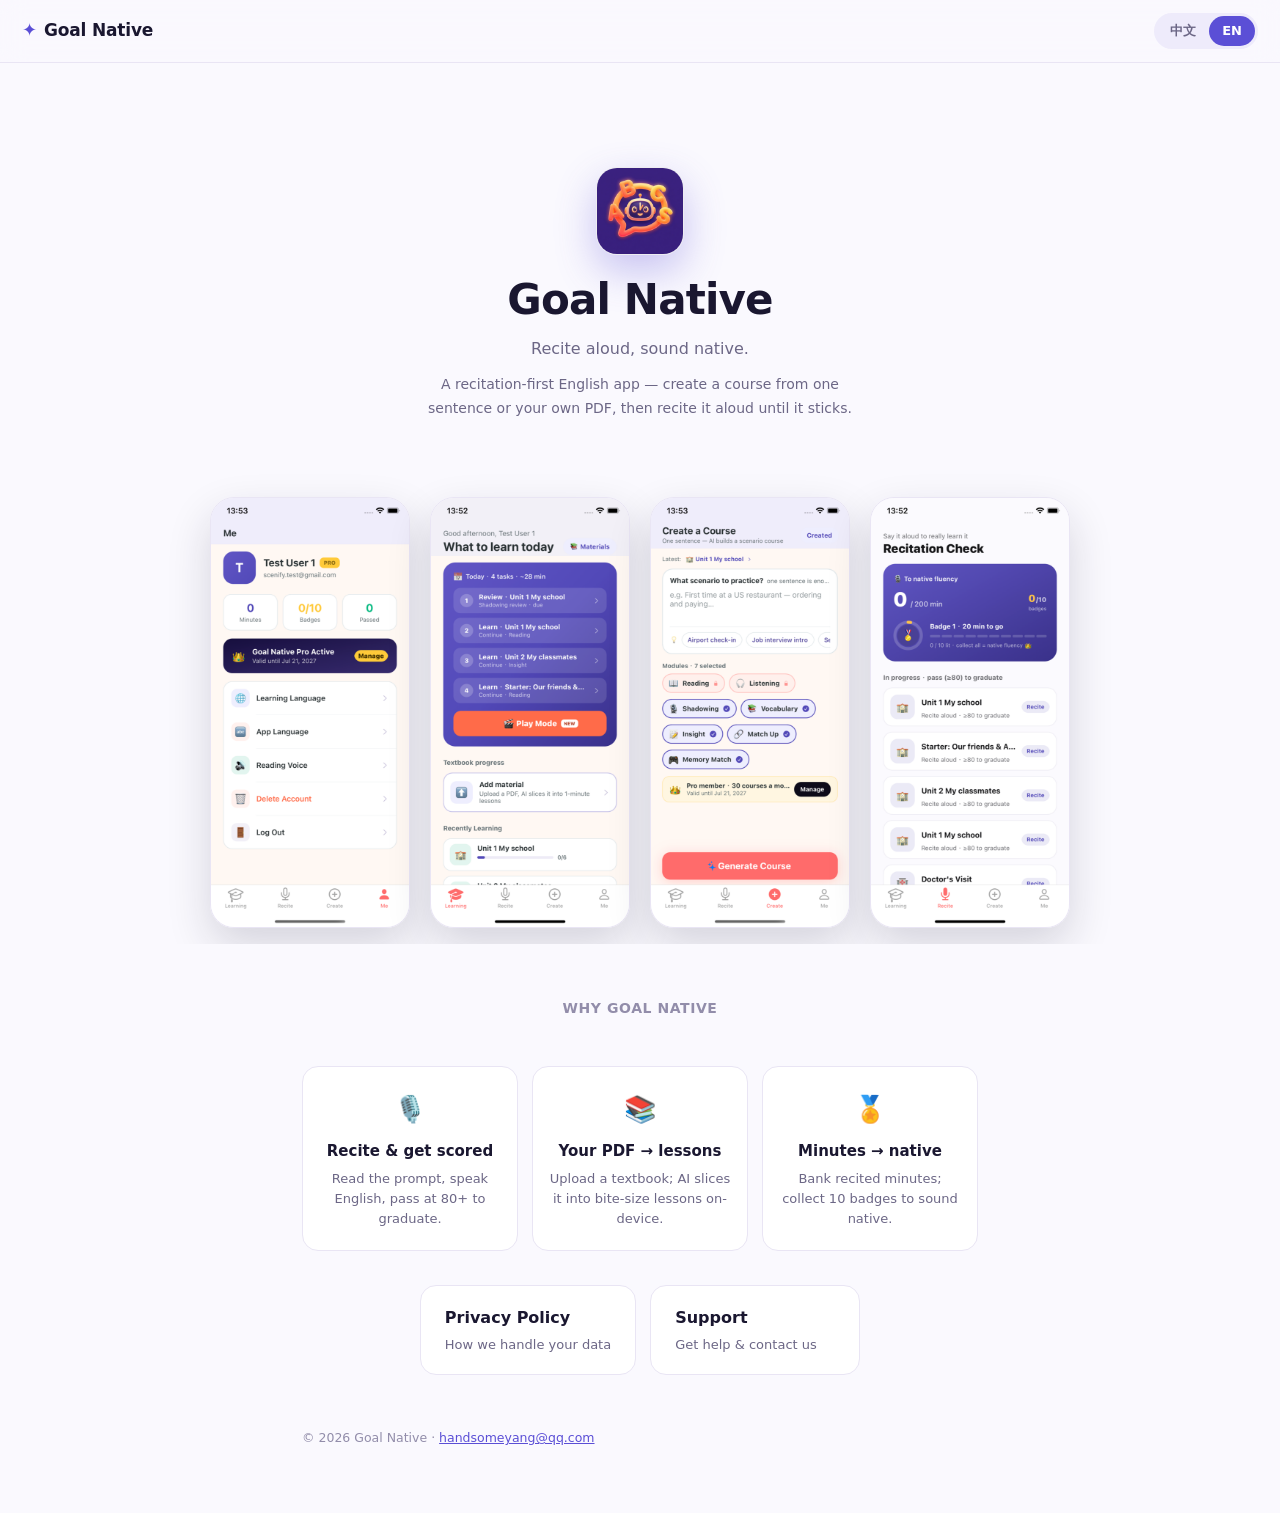
<file: index.html>
<!doctype html>
<html lang="en">
<head>
<meta charset="utf-8">
<meta name="viewport" content="width=device-width, initial-scale=1">
<title>Goal Native — Recite aloud, sound native</title>
<link rel="icon" href="icon.png">
<link rel="stylesheet" href="style.css?v=5">
<script>(function(){var s;try{s=localStorage.getItem('gn_lang');}catch(e){}var l=s||((navigator.language||'').toLowerCase().indexOf('zh')===0?'zh':'en');document.documentElement.className='lang-'+l;})();</script>
</head>
<body>
<header class="nav">
  <a class="brand" href="index.html"><span class="mark">✦</span> Goal Native</a>
  <div class="langtoggle"><button data-lang="zh">中文</button><button data-lang="en">EN</button></div>
</header>

<main class="wrap">
  <section class="hero">
    <img class="appicon" src="icon.png" alt="Goal Native">
    <h1>Goal Native</h1>
    <div class="tag"><span class="en">Recite aloud, sound native.</span><span class="zh">开口背,像母语者一样说。</span></div>
    <p class="tag" style="max-width:52ch;margin-left:auto;margin-right:auto;font-size:14px">
      <span class="en">A recitation-first English app — create a course from one sentence or your own PDF, then recite it aloud until it sticks.</span>
      <span class="zh">以「背诵」为核心的英语 App —— 一句话或一份 PDF 造一门课,开口背到真正记住。</span>
    </p>
  </section>

  <section class="shots">
    <img class="shot" src="shot1.png" alt="">
    <img class="shot" src="shot2.png" alt="">
    <img class="shot" src="shot3.png" alt="">
    <img class="shot" src="shot4.png" alt="">
  </section>

  <div class="section-title"><span class="en">Why Goal Native</span><span class="zh">为什么用 Goal Native</span></div>
  <section class="features">
    <div class="feature">
      <div class="fi">🎙️</div>
      <div class="ft"><span class="en">Recite &amp; get scored</span><span class="zh">开口背 · 即时打分</span></div>
      <div class="fd"><span class="en">Read the prompt, speak English, pass at 80+ to graduate.</span><span class="zh">看提示开口背英文,≥80 分过关毕业。</span></div>
    </div>
    <div class="feature">
      <div class="fi">📚</div>
      <div class="ft"><span class="en">Your PDF → lessons</span><span class="zh">教材 → 一课课</span></div>
      <div class="fd"><span class="en">Upload a textbook; AI slices it into bite-size lessons on-device.</span><span class="zh">上传 PDF,端上识别、AI 切成一分钟一课。</span></div>
    </div>
    <div class="feature">
      <div class="fi">🏅</div>
      <div class="ft"><span class="en">Minutes → native</span><span class="zh">累计分钟 → 母语</span></div>
      <div class="fd"><span class="en">Bank recited minutes; collect 10 badges to sound native.</span><span class="zh">累计背过的分钟,集满 10 枚徽章 = 复刻母语。</span></div>
    </div>
  </section>

  <div class="linkrow">
    <a class="bigbtn" href="privacy.html">
      <div class="t"><span class="en">Privacy Policy</span><span class="zh">隐私政策</span></div>
      <div class="d"><span class="en">How we handle your data</span><span class="zh">我们如何处理你的数据</span></div>
    </a>
    <a class="bigbtn" href="support.html">
      <div class="t"><span class="en">Support</span><span class="zh">支持与帮助</span></div>
      <div class="d"><span class="en">Get help &amp; contact us</span><span class="zh">获取帮助 · 联系我们</span></div>
    </a>
  </div>
</main>

<footer>© 2026 Goal Native · <a href="mailto:handsomeyang@qq.com">handsomeyang@qq.com</a></footer>
<script src="lang.js"></script>
</body>
</html>
</file>
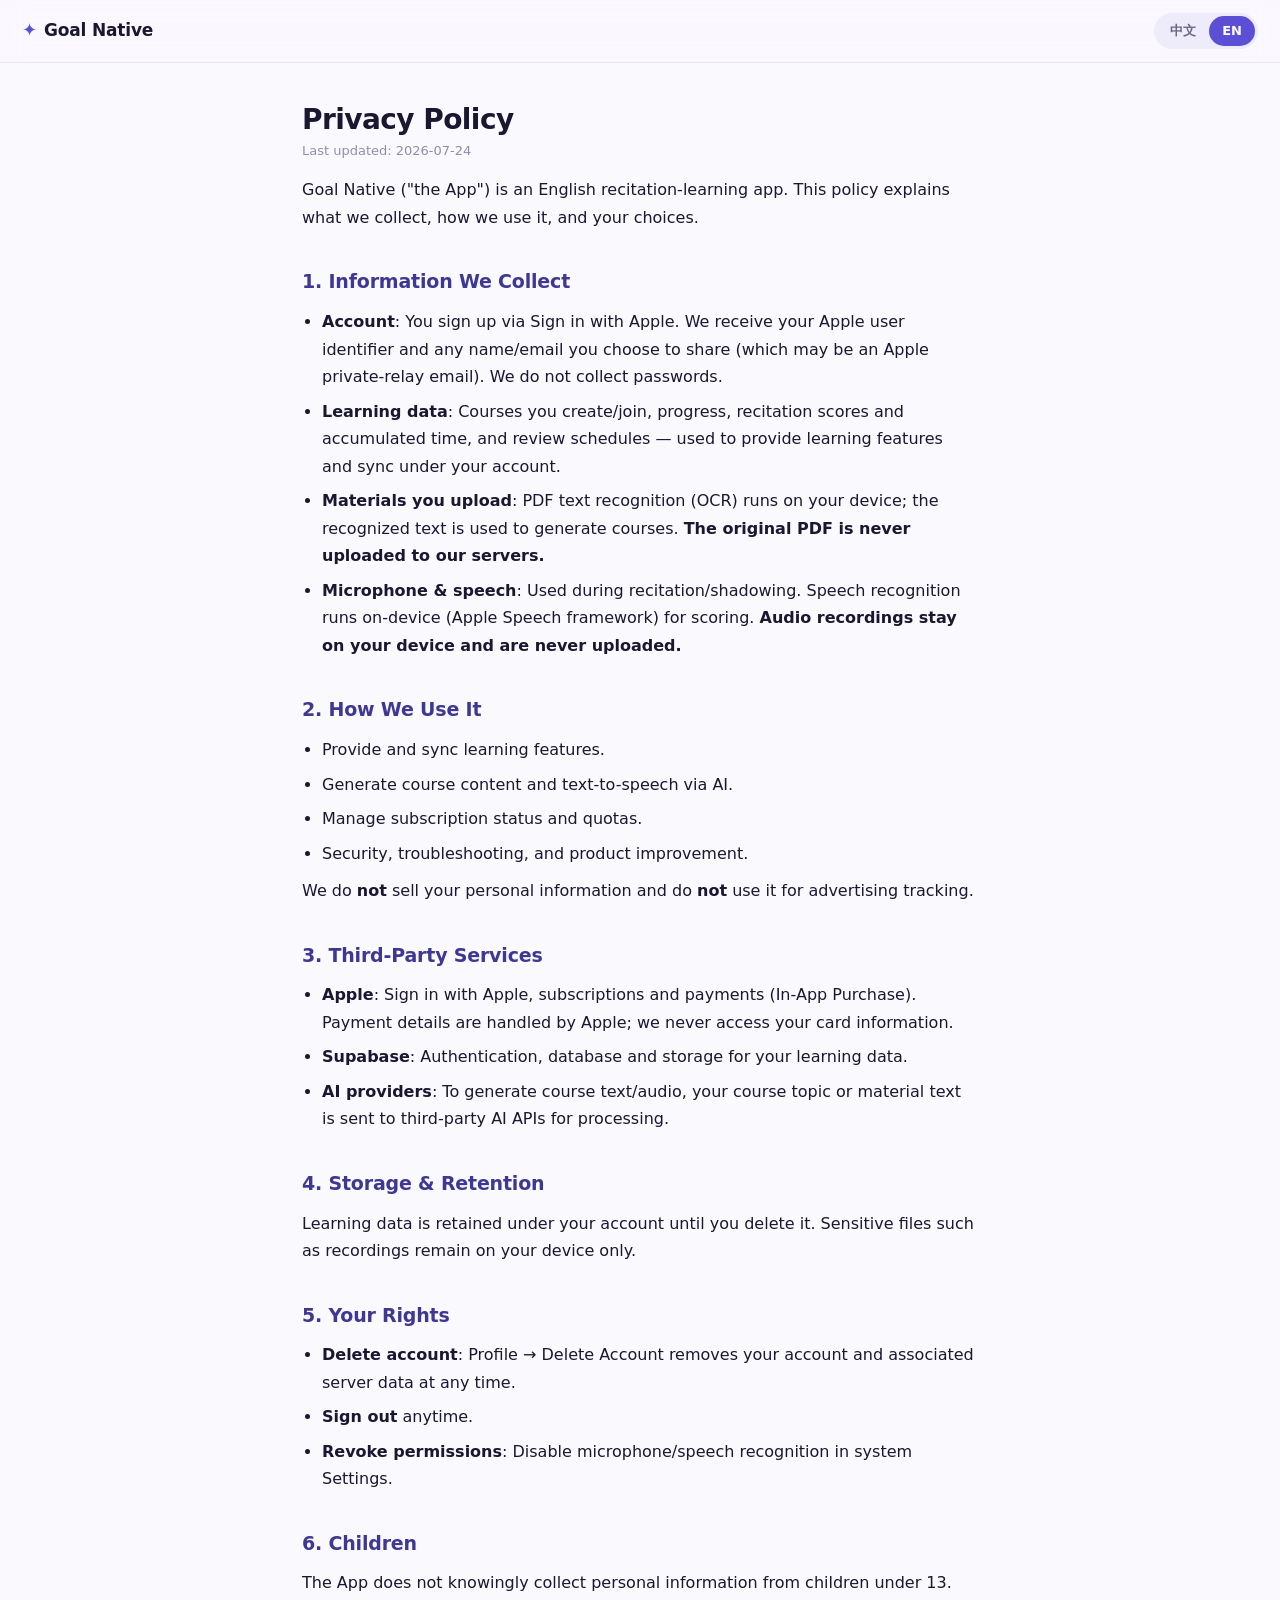
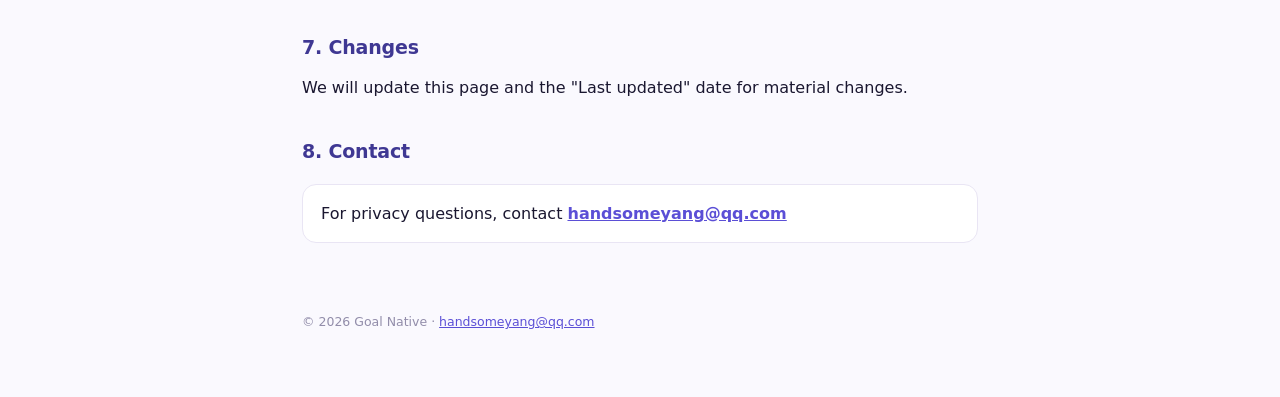
<file: privacy.html>
<!doctype html>
<html lang="en">
<head>
<meta charset="utf-8">
<meta name="viewport" content="width=device-width, initial-scale=1">
<title>Goal Native · Privacy Policy</title>
<link rel="stylesheet" href="style.css?v=5">
<script>(function(){var s;try{s=localStorage.getItem('gn_lang');}catch(e){}var l=s||((navigator.language||'').toLowerCase().indexOf('zh')===0?'zh':'en');document.documentElement.className='lang-'+l;})();</script>
</head>
<body>
<header class="nav">
  <a class="brand" href="index.html"><span class="mark">✦</span> Goal Native</a>
  <div class="langtoggle"><button data-lang="zh">中文</button><button data-lang="en">EN</button></div>
</header>

<main class="wrap">
  <!-- 中文 -->
  <div class="zh">
    <h1>隐私政策</h1>
    <div class="sub">最后更新:2026-07-24</div>
    <p>Goal Native(以下称"本应用")是一款英语背诵学习应用。我们重视你的隐私,本政策说明我们收集哪些信息、如何使用,以及你的选择。</p>

    <h2>1. 我们收集的信息</h2>
    <ul>
    <li><b>账号信息</b>:你通过"使用 Apple 登录"注册。我们仅接收 Apple 提供的用户标识,以及你选择分享的姓名/邮箱(可为 Apple 隐私中继邮箱)。我们不收集密码。</li>
    <li><b>学习数据</b>:你创建/加入的课程、学习进度、背诵成绩与累计时长、复习计划等,用于提供学习功能并在你的账号下同步。</li>
    <li><b>你上传的教材</b>:PDF 教材在你的设备本地进行文字识别(OCR),识别出的文本用于生成课程;<b>原始 PDF 不会上传到我们的服务器</b>。</li>
    <li><b>麦克风与语音</b>:背诵/跟读时使用麦克风,语音识别在设备本机进行(Apple 语音框架)用于评分。<b>录音文件只保存在你的设备本地,不会上传</b>。</li>
    </ul>

    <h2>2. 我们如何使用信息</h2>
    <ul>
    <li>提供并同步学习功能(课程、进度、背诵记录)。</li>
    <li>用 AI 生成课程内容与语音(文字转语音)。</li>
    <li>管理订阅状态与配额。</li>
    <li>保障安全、排查故障、改进产品。</li>
    </ul>
    <p>我们<b>不</b>将你的个人信息出售给第三方,<b>不</b>用于广告追踪。</p>

    <h2>3. 第三方服务</h2>
    <ul>
    <li><b>Apple</b>:登录(Sign in with Apple)、订阅与支付(App 内购买)。支付信息由 Apple 处理,我们不接触你的支付卡信息。</li>
    <li><b>Supabase</b>:提供账号鉴权、数据库与存储(托管你的学习数据)。</li>
    <li><b>AI 服务提供商</b>:为生成课程文本/语音,会把你的造课主题或教材文本发送给第三方 AI 接口处理。</li>
    </ul>

    <h2>4. 数据存储与保留</h2>
    <p>学习数据保存在你的账号下,直到你删除。录音等敏感文件仅存于设备本地。</p>

    <h2>5. 你的权利</h2>
    <ul>
    <li><b>删除账号</b>:在"我的 → 删除账号"可随时删除账号及关联的服务器数据。</li>
    <li><b>退出登录</b>:随时退出。</li>
    <li><b>撤回权限</b>:可在系统"设置"中关闭麦克风/语音识别权限。</li>
    </ul>

    <h2>6. 儿童隐私</h2>
    <p>本应用不面向 13 岁以下儿童定向收集个人信息。</p>

    <h2>7. 政策变更</h2>
    <p>如有重大变更,我们会更新本页并修改"最后更新"日期。</p>

    <h2>8. 联系我们</h2>
    <div class="card">有任何隐私问题,请联系:<a href="mailto:handsomeyang@qq.com">handsomeyang@qq.com</a></div>
  </div>

  <!-- English -->
  <div class="en">
    <h1>Privacy Policy</h1>
    <div class="sub">Last updated: 2026-07-24</div>
    <p>Goal Native ("the App") is an English recitation-learning app. This policy explains what we collect, how we use it, and your choices.</p>

    <h2>1. Information We Collect</h2>
    <ul>
    <li><b>Account</b>: You sign up via Sign in with Apple. We receive your Apple user identifier and any name/email you choose to share (which may be an Apple private-relay email). We do not collect passwords.</li>
    <li><b>Learning data</b>: Courses you create/join, progress, recitation scores and accumulated time, and review schedules — used to provide learning features and sync under your account.</li>
    <li><b>Materials you upload</b>: PDF text recognition (OCR) runs on your device; the recognized text is used to generate courses. <b>The original PDF is never uploaded to our servers.</b></li>
    <li><b>Microphone &amp; speech</b>: Used during recitation/shadowing. Speech recognition runs on-device (Apple Speech framework) for scoring. <b>Audio recordings stay on your device and are never uploaded.</b></li>
    </ul>

    <h2>2. How We Use It</h2>
    <ul>
    <li>Provide and sync learning features.</li>
    <li>Generate course content and text-to-speech via AI.</li>
    <li>Manage subscription status and quotas.</li>
    <li>Security, troubleshooting, and product improvement.</li>
    </ul>
    <p>We do <b>not</b> sell your personal information and do <b>not</b> use it for advertising tracking.</p>

    <h2>3. Third-Party Services</h2>
    <ul>
    <li><b>Apple</b>: Sign in with Apple, subscriptions and payments (In-App Purchase). Payment details are handled by Apple; we never access your card information.</li>
    <li><b>Supabase</b>: Authentication, database and storage for your learning data.</li>
    <li><b>AI providers</b>: To generate course text/audio, your course topic or material text is sent to third-party AI APIs for processing.</li>
    </ul>

    <h2>4. Storage &amp; Retention</h2>
    <p>Learning data is retained under your account until you delete it. Sensitive files such as recordings remain on your device only.</p>

    <h2>5. Your Rights</h2>
    <ul>
    <li><b>Delete account</b>: Profile → Delete Account removes your account and associated server data at any time.</li>
    <li><b>Sign out</b> anytime.</li>
    <li><b>Revoke permissions</b>: Disable microphone/speech recognition in system Settings.</li>
    </ul>

    <h2>6. Children</h2>
    <p>The App does not knowingly collect personal information from children under 13.</p>

    <h2>7. Changes</h2>
    <p>We will update this page and the "Last updated" date for material changes.</p>

    <h2>8. Contact</h2>
    <div class="card">For privacy questions, contact <a href="mailto:handsomeyang@qq.com">handsomeyang@qq.com</a></div>
  </div>
</main>

<footer>© 2026 Goal Native · <a href="mailto:handsomeyang@qq.com">handsomeyang@qq.com</a></footer>
<script src="lang.js"></script>
</body>
</html>
</file>
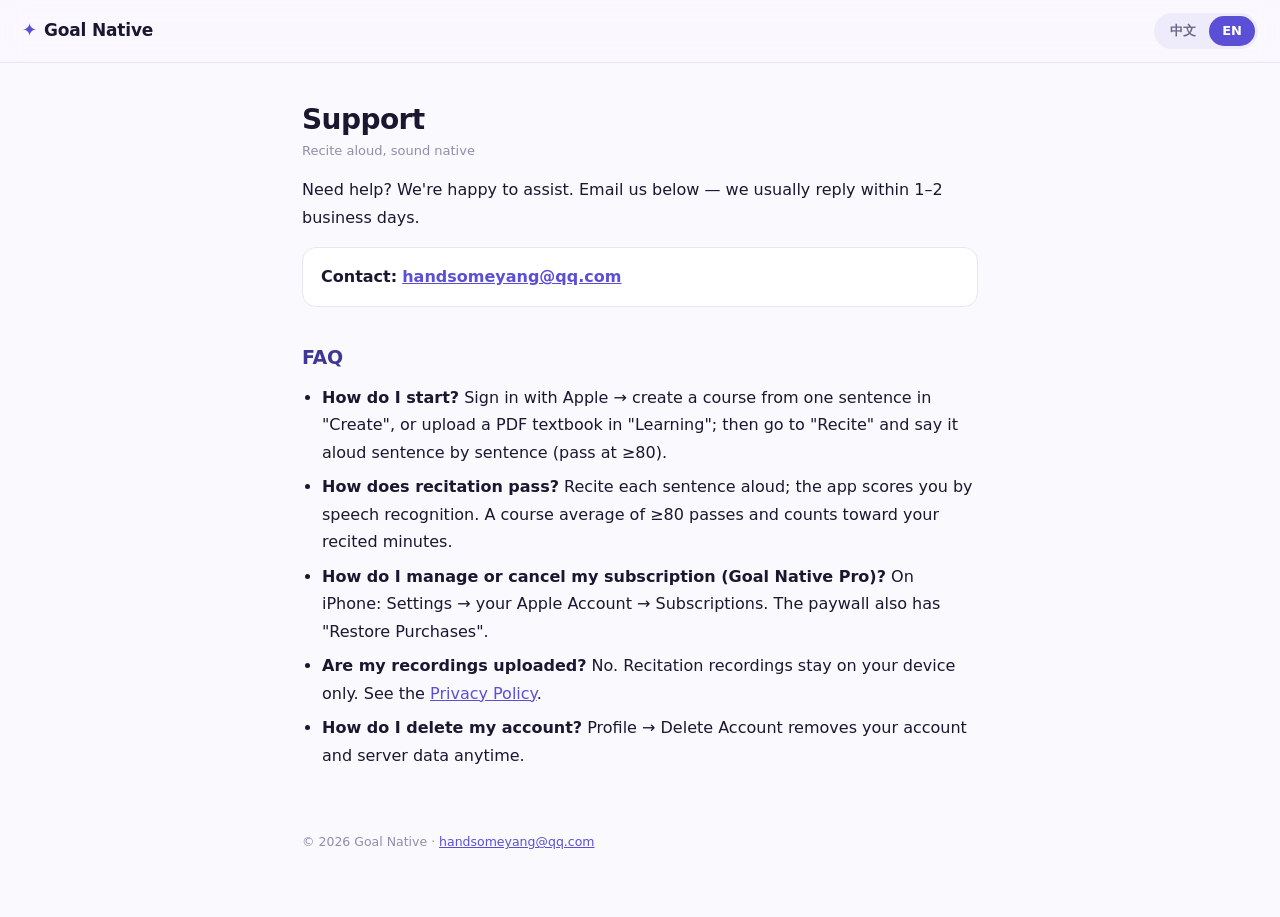
<file: support.html>
<!doctype html>
<html lang="en">
<head>
<meta charset="utf-8">
<meta name="viewport" content="width=device-width, initial-scale=1">
<title>Goal Native · Support</title>
<link rel="stylesheet" href="style.css?v=5">
<script>(function(){var s;try{s=localStorage.getItem('gn_lang');}catch(e){}var l=s||((navigator.language||'').toLowerCase().indexOf('zh')===0?'zh':'en');document.documentElement.className='lang-'+l;})();</script>
</head>
<body>
<header class="nav">
  <a class="brand" href="index.html"><span class="mark">✦</span> Goal Native</a>
  <div class="langtoggle"><button data-lang="zh">中文</button><button data-lang="en">EN</button></div>
</header>

<main class="wrap">
  <!-- 中文 -->
  <div class="zh">
    <h1>支持与帮助</h1>
    <div class="sub">开口背,像母语者一样说</div>
    <p>需要帮助?我们很乐意协助。请通过下方邮箱联系我们,通常 1–2 个工作日内回复。</p>
    <div class="card"><b>联系邮箱:</b> <a href="mailto:handsomeyang@qq.com">handsomeyang@qq.com</a></div>

    <h2>常见问题</h2>
    <ul>
    <li><b>怎么开始?</b> 用 Apple 登录 → 在「创作」用一句话造一门课,或在「学习」上传 PDF 教材;然后到「背诵」逐句开口背,≥80 分过关。</li>
    <li><b>背诵怎么算过关?</b> 逐句开口背,系统按语音识别打分,全课平均 ≥80 即过关、计入你的累计分钟。</li>
    <li><b>订阅(Goal Native Pro)怎么管理或取消?</b> iPhone「设置 → Apple 账户 → 订阅」里可随时管理或取消;App 内付费墙也有「恢复购买」。</li>
    <li><b>录音会上传吗?</b> 不会。背诵录音只保存在你的设备本地。详见<a href="privacy.html">隐私政策</a>。</li>
    <li><b>怎么删除账号?</b> 「我的 → 删除账号」可随时删除账号及服务器数据。</li>
    </ul>
  </div>

  <!-- English -->
  <div class="en">
    <h1>Support</h1>
    <div class="sub">Recite aloud, sound native</div>
    <p>Need help? We're happy to assist. Email us below — we usually reply within 1–2 business days.</p>
    <div class="card"><b>Contact:</b> <a href="mailto:handsomeyang@qq.com">handsomeyang@qq.com</a></div>

    <h2>FAQ</h2>
    <ul>
    <li><b>How do I start?</b> Sign in with Apple → create a course from one sentence in "Create", or upload a PDF textbook in "Learning"; then go to "Recite" and say it aloud sentence by sentence (pass at ≥80).</li>
    <li><b>How does recitation pass?</b> Recite each sentence aloud; the app scores you by speech recognition. A course average of ≥80 passes and counts toward your recited minutes.</li>
    <li><b>How do I manage or cancel my subscription (Goal Native Pro)?</b> On iPhone: Settings → your Apple Account → Subscriptions. The paywall also has "Restore Purchases".</li>
    <li><b>Are my recordings uploaded?</b> No. Recitation recordings stay on your device only. See the <a href="privacy.html">Privacy Policy</a>.</li>
    <li><b>How do I delete my account?</b> Profile → Delete Account removes your account and server data anytime.</li>
    </ul>
  </div>
</main>

<footer>© 2026 Goal Native · <a href="mailto:handsomeyang@qq.com">handsomeyang@qq.com</a></footer>
<script src="lang.js"></script>
</body>
</html>
</file>
<file: style.css>
:root{
  --primary:#5B4FD6; --primary-deep:#3F3893; --tint:#EEEBFB;
  --ink:#1A1730; --sub:#6C6786; --faint:#928DAA;
  --bg:#FAF9FE; --card:#FFFFFF; --border:#E9E5F4; --accent:#FF6B4A;
  color-scheme: light dark;
}
@media (prefers-color-scheme:dark){
  :root{--ink:#ECEAF6; --sub:#A79FCB; --faint:#7C769A; --bg:#131022; --card:#1C1930; --border:#2A2740; --tint:#241E44; --primary-deep:#B9B1FF;}
}
*{box-sizing:border-box}
html{scroll-behavior:smooth}
html.lang-en .zh{display:none}
html.lang-zh .en{display:none}
body{margin:0;background:var(--bg);color:var(--ink);
  font-family:-apple-system,system-ui,"SF Pro Text","PingFang SC","Microsoft YaHei",sans-serif;
  line-height:1.72;-webkit-font-smoothing:antialiased;}
a{color:var(--primary)}

/* nav */
.nav{position:sticky;top:0;z-index:10;display:flex;align-items:center;justify-content:space-between;
  padding:13px 22px;border-bottom:1px solid var(--border);
  background:color-mix(in srgb, var(--bg) 86%, transparent);
  -webkit-backdrop-filter:blur(12px); backdrop-filter:blur(12px);}
.brand{font-weight:800;font-size:17px;color:var(--ink);text-decoration:none;letter-spacing:-.01em;display:inline-flex;align-items:center;gap:7px}
.brand .mark{color:var(--primary);font-size:18px}
.langtoggle{display:inline-flex;background:var(--tint);border-radius:999px;padding:3px}
.langtoggle button{border:0;background:transparent;color:var(--sub);font:inherit;font-size:13px;font-weight:700;
  padding:5px 13px;border-radius:999px;cursor:pointer;line-height:1.5;transition:.12s}
.langtoggle button.active{background:var(--primary);color:#fff}

/* layout */
.wrap{max-width:720px;margin:0 auto;padding:40px 22px 30px}
h1{font-size:28px;margin:0 0 4px;letter-spacing:-.02em;line-height:1.2}
h2{font-size:19px;margin:34px 0 8px;color:var(--primary-deep);letter-spacing:-.01em}
.sub{color:var(--faint);font-size:13px;margin:0 0 14px}
p{margin:10px 0}
ul{padding-left:20px;margin:10px 0} li{margin:7px 0}
strong,b{font-weight:700}
.rule{height:1px;background:var(--border);border:0;margin:38px 0}
.card{background:var(--card);border:1px solid var(--border);border-radius:14px;padding:15px 18px;margin:16px 0}
.card a{font-weight:700}
footer{max-width:720px;margin:0 auto;padding:22px 22px 64px;color:var(--faint);font-size:12.5px}

/* hero (index) */
.hero{text-align:center;padding:64px 0 20px}
.hero .logo{width:76px;height:76px;border-radius:20px;margin:0 auto 20px;display:flex;align-items:center;justify-content:center;
  font-size:38px;color:#fff;background:linear-gradient(135deg,#6157C4,#3C3489);box-shadow:0 14px 34px rgba(91,79,214,.35)}
.hero h1{font-size:clamp(30px,7vw,42px)}
.hero .tag{color:var(--sub);font-size:16px;margin-top:10px}
.linkrow{display:flex;flex-wrap:wrap;gap:14px;justify-content:center;margin-top:34px}
.bigbtn{display:block;text-decoration:none;background:var(--card);border:1px solid var(--border);border-radius:16px;
  padding:18px 24px;min-width:210px;color:var(--ink);transition:.15s}
.bigbtn:hover{border-color:var(--primary);transform:translateY(-2px);box-shadow:0 10px 26px rgba(91,79,214,.12)}
.bigbtn .t{font-weight:750;font-size:16px}
.bigbtn .d{color:var(--sub);font-size:13px;margin-top:3px}

.hero .appicon{width:88px;height:88px;border-radius:21px;margin:0 auto 20px;display:block;
  box-shadow:0 16px 40px rgba(91,79,214,.32); border:1px solid rgba(0,0,0,.05)}

/* screenshots showcase — 一整行(突破正文宽度铺满);桌面一排全显示,手机横向滑 */
.shots{display:flex;gap:20px;flex-wrap:nowrap;justify-content:center;
  overflow-x:auto;-webkit-overflow-scrolling:touch;scroll-snap-type:x proximity;
  width:100vw;position:relative;left:50%;transform:translateX(-50%);
  padding:46px 24px 16px;margin:0}
.shots::-webkit-scrollbar{display:none}
.shots{scrollbar-width:none}
.shot{flex:0 0 auto;width:200px;border-radius:24px;display:block;scroll-snap-align:center;
  border:1px solid var(--border); box-shadow:0 18px 44px rgba(26,23,48,.16)}
@media (prefers-color-scheme:dark){ .shot{box-shadow:0 18px 44px rgba(0,0,0,.5)} }

/* feature highlights */
.features{display:grid;grid-template-columns:repeat(3,1fr);gap:14px;margin:46px 0 8px}
.feature{background:var(--card);border:1px solid var(--border);border-radius:16px;padding:20px 16px;text-align:center}
.feature .fi{font-size:26px}
.feature .ft{font-weight:750;font-size:15px;margin-top:8px}
.feature .fd{color:var(--sub);font-size:13px;margin-top:4px;line-height:1.55}
.section-title{text-align:center;font-size:14px;font-weight:700;letter-spacing:.04em;color:var(--faint);text-transform:uppercase;margin:52px 0 0}

@media (max-width:640px){ .features{grid-template-columns:1fr} }
@media (max-width:520px){ .wrap{padding:28px 18px} .bigbtn{min-width:0;flex:1} .shots{gap:12px} }
</file>
